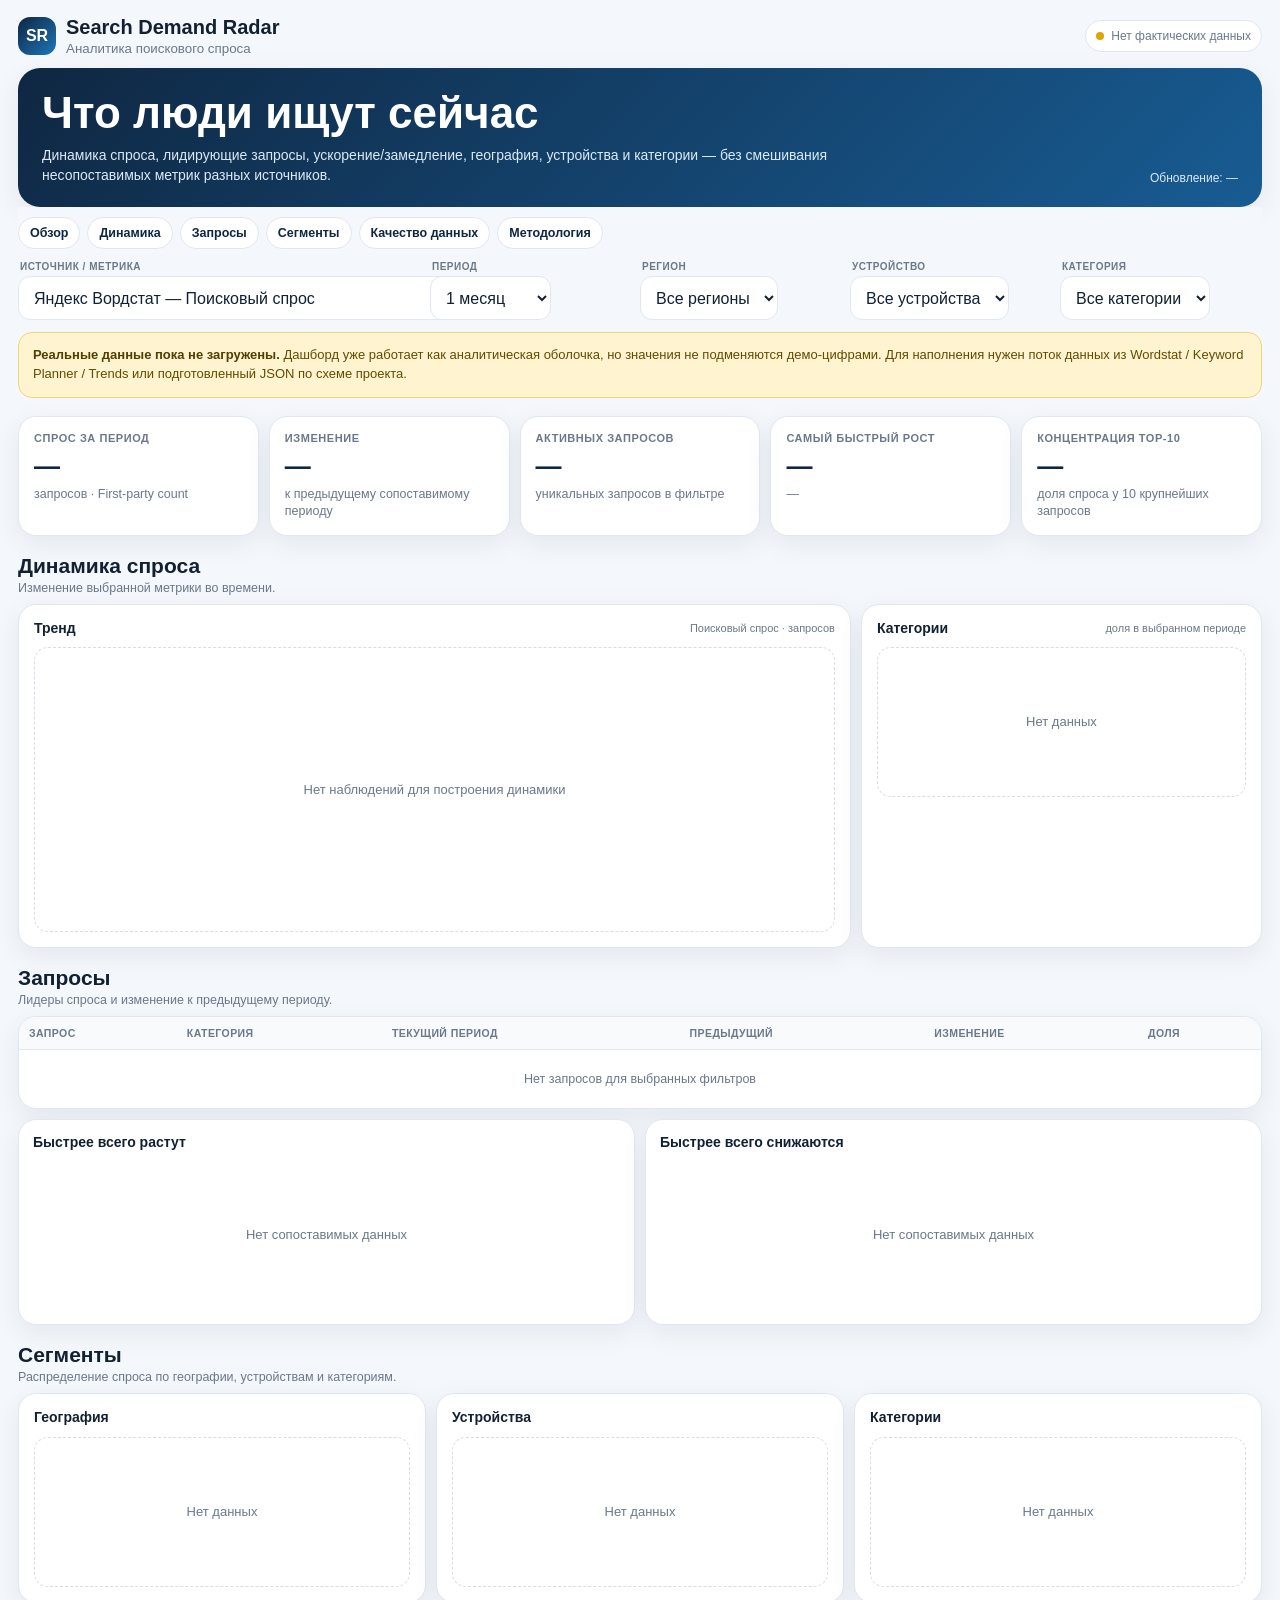
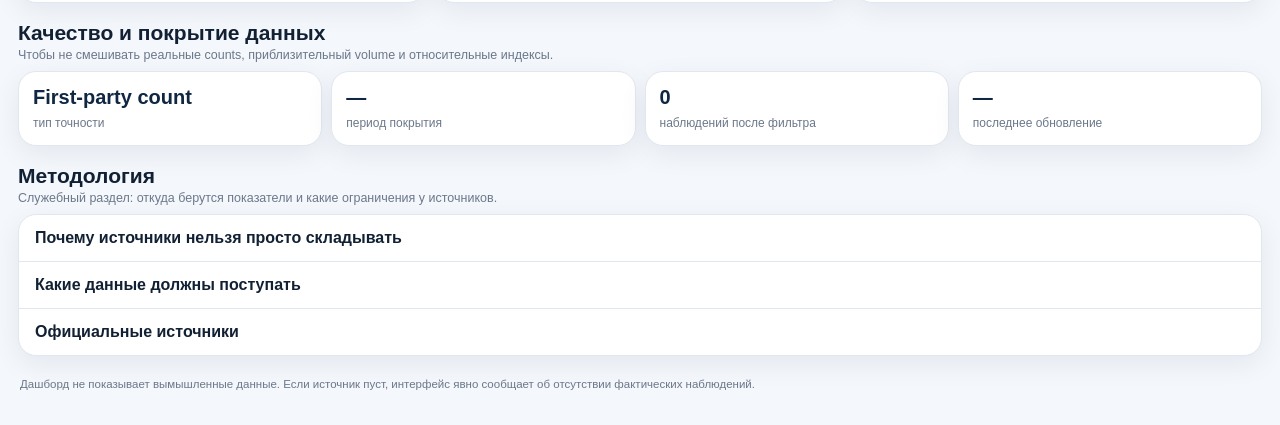
<file: index.html>
<!doctype html>
<html lang="ru">
<head>
<meta charset="utf-8">
<meta name="viewport" content="width=device-width,initial-scale=1,viewport-fit=cover">
<meta name="theme-color" content="#0f2742">
<title>Search Demand Radar</title>
<meta name="description" content="Аналитический дашборд поискового спроса Яндекса и Google.">
<style>
:root{--bg:#f4f7fb;--card:#fff;--text:#122033;--muted:#6b788a;--line:#e0e7ef;--navy:#0f2742;--blue:#176fc1;--blue2:#eaf3fc;--green:#17733b;--green-bg:#e8f7ee;--red:#a13b35;--red-bg:#fdeceb;--amber:#8a6500;--amber-bg:#fff4cf;--purple:#654a91;--purple-bg:#f1ecf8;--shadow:0 8px 28px rgba(18,48,80,.07);--r:18px}
*{box-sizing:border-box}html{scroll-behavior:smooth}body{margin:0;background:var(--bg);color:var(--text);font-family:Inter,-apple-system,BlinkMacSystemFont,"Segoe UI",Roboto,Arial,sans-serif;-webkit-font-smoothing:antialiased}.app{max-width:1500px;margin:auto;padding:16px 18px 28px}.topbar{display:flex;align-items:center;justify-content:space-between;gap:14px;margin-bottom:12px}.brand{display:flex;align-items:center;gap:10px}.logo{width:38px;height:38px;border-radius:12px;background:linear-gradient(135deg,#0f2742,#1d75ba);display:grid;place-items:center;color:#fff;font-weight:900}.brand h1{margin:0;font-size:20px}.brand small{display:block;color:var(--muted);margin-top:2px}.status{display:flex;align-items:center;gap:7px;padding:8px 10px;border:1px solid var(--line);border-radius:999px;background:#fff;font-size:12px;color:var(--muted)}.dot{width:8px;height:8px;border-radius:50%;background:#aeb8c4}.dot.live{background:#2ea85b}.dot.warn{background:#e0a400}
.hero{background:linear-gradient(135deg,#0f2742 0%,#185c93 100%);color:#fff;border-radius:22px;padding:22px 24px;box-shadow:var(--shadow)}.hero-row{display:flex;align-items:flex-end;justify-content:space-between;gap:18px}.hero h2{margin:0;font-size:clamp(27px,4vw,44px);line-height:1.06}.hero p{margin:8px 0 0;color:#dceaf7;max-width:850px;line-height:1.45;font-size:14px}.hero .updated{font-size:12px;color:#dceaf7;white-space:nowrap}
.nav{position:sticky;top:0;z-index:40;display:flex;gap:7px;overflow:auto;padding:10px 0;background:linear-gradient(var(--bg) 80%,rgba(244,247,251,0));scrollbar-width:none}.nav::-webkit-scrollbar{display:none}.nav a{flex:0 0 auto;text-decoration:none;color:var(--navy);font-size:12.5px;font-weight:800;background:#fff;border:1px solid var(--line);border-radius:999px;padding:8px 11px}.nav a:hover{border-color:#b8cadb}
.controlbar{display:grid;grid-template-columns:1.4fr repeat(4,minmax(130px,.7fr));gap:8px;margin:2px 0 12px}.controlbar select,.controlbar input{min-height:44px;border:1px solid var(--line);border-radius:12px;background:#fff;padding:9px 11px;font:inherit;color:var(--text)}.controlbar label{font-size:10px;text-transform:uppercase;letter-spacing:.05em;color:var(--muted);font-weight:850;display:block;margin:0 0 4px 2px}.control{min-width:0}
.notice{display:none;background:var(--amber-bg);color:#634b00;border:1px solid #f0d576;border-radius:14px;padding:13px 14px;margin-bottom:12px;font-size:13px;line-height:1.45}.notice.show{display:block}.notice b{color:#523e00}
.kpis{display:grid;grid-template-columns:repeat(5,minmax(0,1fr));gap:10px}.card{background:var(--card);border:1px solid var(--line);border-radius:var(--r);box-shadow:var(--shadow)}.kpi{padding:15px}.kpi .label{font-size:11px;text-transform:uppercase;letter-spacing:.05em;color:var(--muted);font-weight:850}.kpi .value{font-size:26px;font-weight:900;margin:7px 0 4px;color:var(--navy)}.kpi .sub{font-size:12.5px;color:var(--muted);line-height:1.35}.delta{font-weight:850}.delta.up{color:var(--green)}.delta.down{color:var(--red)}
.section{scroll-margin-top:55px;margin-top:18px}.section-head{display:flex;justify-content:space-between;align-items:end;gap:12px;margin-bottom:9px}.section h3{margin:0;font-size:21px}.section-sub{font-size:12.5px;color:var(--muted);margin-top:3px}.grid2{display:grid;grid-template-columns:1.35fr .65fr;gap:10px}.panel{padding:15px}.panel-title{display:flex;align-items:center;justify-content:space-between;gap:8px;margin-bottom:11px}.panel-title b{font-size:14px}.panel-title span{font-size:11px;color:var(--muted)}
.chart-wrap{height:285px;position:relative}.chart-empty{height:100%;display:grid;place-items:center;text-align:center;color:var(--muted);font-size:13px;border:1px dashed #d5dee8;border-radius:14px;padding:22px}.chart-svg{width:100%;height:100%;display:block}.axis-label{fill:#8693a3;font-size:10px}.grid-line{stroke:#edf1f5;stroke-width:1}.line{fill:none;stroke:#176fc1;stroke-width:3;stroke-linecap:round;stroke-linejoin:round}.area{fill:url(#g);opacity:.16}.point{fill:#176fc1}.barlist{display:flex;flex-direction:column;gap:9px}.barrow{display:grid;grid-template-columns:minmax(95px,1fr) 1.7fr auto;align-items:center;gap:9px}.barlabel{font-size:12.5px;white-space:nowrap;overflow:hidden;text-overflow:ellipsis}.track{height:9px;background:#edf2f7;border-radius:999px;overflow:hidden}.fill{height:100%;background:#2a79bd;border-radius:999px}.barvalue{font-size:12px;font-weight:850;color:var(--navy)}
.table-card{overflow:hidden}.table-wrap{overflow:auto}.data-table{width:100%;border-collapse:collapse;font-size:12.5px}.data-table th{position:sticky;top:0;background:#f8fafc;color:var(--muted);font-size:10.5px;text-transform:uppercase;letter-spacing:.04em;text-align:left;padding:10px;border-bottom:1px solid var(--line)}.data-table td{padding:11px 10px;border-bottom:1px solid #edf1f5;vertical-align:middle}.data-table tr:last-child td{border-bottom:0}.qname{font-weight:800;color:var(--navy)}.chip{display:inline-flex;align-items:center;border-radius:999px;padding:4px 7px;font-size:10.5px;font-weight:800;background:#eef3f8;color:#49647d}.chg-up{color:var(--green);font-weight:850}.chg-down{color:var(--red);font-weight:850}.emptyrow{text-align:center;color:var(--muted)!important;padding:22px!important}
.movers{display:grid;grid-template-columns:1fr 1fr;gap:10px}.mover{padding:14px}.mover h4{margin:0 0 10px;font-size:14px}.mover-item{display:grid;grid-template-columns:minmax(0,1fr) auto;gap:8px;padding:8px 0;border-bottom:1px solid #edf1f5}.mover-item:last-child{border-bottom:0}.mover-item .name{font-size:12.5px;font-weight:750;white-space:nowrap;overflow:hidden;text-overflow:ellipsis}.mover-item .num{font-size:12px;font-weight:900}.mover.empty{display:grid;place-items:center;min-height:150px;color:var(--muted);font-size:13px;text-align:center}
.segment-grid{display:grid;grid-template-columns:repeat(3,minmax(0,1fr));gap:10px}.segment{padding:15px}.segment h4{margin:0 0 12px;font-size:14px}.quality-grid{display:grid;grid-template-columns:repeat(4,minmax(0,1fr));gap:9px}.quality{padding:14px}.quality b{display:block;font-size:20px;color:var(--navy);margin-bottom:4px}.quality span{font-size:12px;color:var(--muted)}
.method{padding:0;overflow:hidden}.method details{border-bottom:1px solid var(--line)}.method details:last-child{border-bottom:0}.method summary{cursor:pointer;list-style:none;padding:14px 16px;font-weight:850}.method summary::-webkit-details-marker{display:none}.method .inside{padding:0 16px 15px;color:var(--muted);font-size:12.5px;line-height:1.5}.source-pills{display:flex;gap:7px;flex-wrap:wrap;margin-top:9px}.source-pills a{text-decoration:none;color:var(--blue);font-weight:800;border:1px solid #c9dced;background:#f7fbff;border-radius:999px;padding:7px 9px;font-size:11.5px}
.footer{padding:20px 2px 4px;color:var(--muted);font-size:11.5px;line-height:1.5}
@media(max-width:1100px){.controlbar{grid-template-columns:1fr 1fr 1fr}.controlbar .wide{grid-column:1/-1}.kpis{grid-template-columns:repeat(3,1fr)}.grid2{grid-template-columns:1fr}.segment-grid{grid-template-columns:1fr 1fr}.quality-grid{grid-template-columns:1fr 1fr}}
@media(max-width:720px){.app{padding:10px 11px calc(20px + env(safe-area-inset-bottom))}.topbar{align-items:flex-start}.brand h1{font-size:17px}.brand small{font-size:11px}.status{padding:7px 9px}.hero{padding:19px 17px;border-radius:18px}.hero-row{display:block}.hero .updated{margin-top:11px}.hero h2{font-size:31px}.nav{padding:8px 0}.controlbar{grid-template-columns:1fr 1fr}.controlbar .wide{grid-column:1/-1}.kpis{grid-template-columns:1fr 1fr;gap:8px}.kpi{padding:13px}.kpi .value{font-size:22px}.section{margin-top:16px}.section h3{font-size:19px}.panel{padding:13px}.chart-wrap{height:240px}.segment-grid,.quality-grid{grid-template-columns:1fr}.movers{grid-template-columns:1fr}.data-table{min-width:620px}.table-wrap{margin:0 -2px}.barrow{grid-template-columns:minmax(80px,1fr) 1.4fr auto}}
@media(max-width:430px){.topbar .status{max-width:125px}.controlbar{grid-template-columns:1fr}.controlbar .wide{grid-column:auto}.kpis{grid-template-columns:1fr 1fr}.kpi .label{font-size:9.5px}.kpi .value{font-size:20px}.hero h2{font-size:28px}}
</style>
</head>
<body>
<div class="app">
  <div class="topbar">
    <div class="brand"><div class="logo">SR</div><div><h1>Search Demand Radar</h1><small>Аналитика поискового спроса</small></div></div>
    <div class="status"><span id="statusDot" class="dot"></span><span id="statusText">Загрузка данных…</span></div>
  </div>

  <header class="hero">
    <div class="hero-row"><div><h2>Что люди ищут сейчас</h2><p>Динамика спроса, лидирующие запросы, ускорение/замедление, география, устройства и категории — без смешивания несопоставимых метрик разных источников.</p></div><div class="updated" id="updatedAt">Обновление: —</div></div>
  </header>

  <nav class="nav"><a href="#overview">Обзор</a><a href="#trends">Динамика</a><a href="#queries">Запросы</a><a href="#segments">Сегменты</a><a href="#quality">Качество данных</a><a href="#methodology">Методология</a></nav>

  <div class="controlbar">
    <div class="control wide"><label>Источник / метрика</label><select id="datasetSelect"></select></div>
    <div class="control"><label>Период</label><select id="periodSelect"><option value="7">7 дней</option><option value="30" selected>1 месяц</option><option value="90">3 месяца</option><option value="180">6 месяцев</option><option value="270">9 месяцев</option><option value="365">1 год</option></select></div>
    <div class="control"><label>Регион</label><select id="regionSelect"><option value="all">Все регионы</option></select></div>
    <div class="control"><label>Устройство</label><select id="deviceSelect"><option value="all">Все устройства</option></select></div>
    <div class="control"><label>Категория</label><select id="categorySelect"><option value="all">Все категории</option></select></div>
  </div>

  <div id="noDataNotice" class="notice"><b>Реальные данные пока не загружены.</b> Дашборд уже работает как аналитическая оболочка, но значения не подменяются демо-цифрами. Для наполнения нужен поток данных из Wordstat / Keyword Planner / Trends или подготовленный JSON по схеме проекта.</div>

  <section class="section" id="overview">
    <div class="kpis">
      <div class="card kpi"><div class="label">Спрос за период</div><div class="value" id="kpiTotal">—</div><div class="sub" id="kpiTotalSub">—</div></div>
      <div class="card kpi"><div class="label">Изменение</div><div class="value" id="kpiChange">—</div><div class="sub">к предыдущему сопоставимому периоду</div></div>
      <div class="card kpi"><div class="label">Активных запросов</div><div class="value" id="kpiQueries">—</div><div class="sub">уникальных запросов в фильтре</div></div>
      <div class="card kpi"><div class="label">Самый быстрый рост</div><div class="value" id="kpiGrowth">—</div><div class="sub" id="kpiGrowthSub">—</div></div>
      <div class="card kpi"><div class="label">Концентрация TOP‑10</div><div class="value" id="kpiTop10">—</div><div class="sub">доля спроса у 10 крупнейших запросов</div></div>
    </div>
  </section>

  <section class="section" id="trends">
    <div class="section-head"><div><h3>Динамика спроса</h3><div class="section-sub">Изменение выбранной метрики во времени.</div></div></div>
    <div class="grid2">
      <div class="card panel"><div class="panel-title"><b>Тренд</b><span id="chartUnit">—</span></div><div class="chart-wrap" id="trendChart"></div></div>
      <div class="card panel"><div class="panel-title"><b>Категории</b><span>доля в выбранном периоде</span></div><div class="barlist" id="categoryBars"></div></div>
    </div>
  </section>

  <section class="section" id="queries">
    <div class="section-head"><div><h3>Запросы</h3><div class="section-sub">Лидеры спроса и изменение к предыдущему периоду.</div></div></div>
    <div class="card table-card"><div class="table-wrap"><table class="data-table"><thead><tr><th>Запрос</th><th>Категория</th><th>Текущий период</th><th>Предыдущий</th><th>Изменение</th><th>Доля</th></tr></thead><tbody id="queryTable"></tbody></table></div></div>
    <div class="movers" style="margin-top:10px"><div class="card mover"><h4>Быстрее всего растут</h4><div id="growthList"></div></div><div class="card mover"><h4>Быстрее всего снижаются</h4><div id="declineList"></div></div></div>
  </section>

  <section class="section" id="segments">
    <div class="section-head"><div><h3>Сегменты</h3><div class="section-sub">Распределение спроса по географии, устройствам и категориям.</div></div></div>
    <div class="segment-grid"><div class="card segment"><h4>География</h4><div class="barlist" id="regionBars"></div></div><div class="card segment"><h4>Устройства</h4><div class="barlist" id="deviceBars"></div></div><div class="card segment"><h4>Категории</h4><div class="barlist" id="categoryBars2"></div></div></div>
  </section>

  <section class="section" id="quality">
    <div class="section-head"><div><h3>Качество и покрытие данных</h3><div class="section-sub">Чтобы не смешивать реальные counts, приблизительный volume и относительные индексы.</div></div></div>
    <div class="quality-grid"><div class="card quality"><b id="qPrecision">—</b><span>тип точности</span></div><div class="card quality"><b id="qHistory">—</b><span>период покрытия</span></div><div class="card quality"><b id="qRows">—</b><span>наблюдений после фильтра</span></div><div class="card quality"><b id="qUpdated">—</b><span>последнее обновление</span></div></div>
  </section>

  <section class="section" id="methodology">
    <div class="section-head"><div><h3>Методология</h3><div class="section-sub">Служебный раздел: откуда берутся показатели и какие ограничения у источников.</div></div></div>
    <div class="card method">
      <details><summary>Почему источники нельзя просто складывать</summary><div class="inside">Wordstat может давать абсолютный count по своей методологии, Keyword Planner — приблизительный monthly volume, Google Trends — индекс 0–100. Дашборд поэтому анализирует один выбранный dataset/metric family за раз.</div></details>
      <details><summary>Какие данные должны поступать</summary><div class="inside">Минимальный набор: dataset_id, date, query, value. Для расширенной аналитики: category, region, device, source_scope, precision. Статическая страница читает JSON из <code>data/search-demand.json</code>.</div></details>
      <details><summary>Официальные источники</summary><div class="inside"><div class="source-pills"><a href="https://yandex.ru/support2/wordstat/en/content/api-structure" target="_blank" rel="noopener">Wordstat API ↗</a><a href="https://developers.google.com/google-ads/api/docs/keyword-planning/generate-historical-metrics" target="_blank" rel="noopener">Keyword Planner API ↗</a><a href="https://developers.google.com/search/apis/trends" target="_blank" rel="noopener">Google Trends API ↗</a><a href="https://support.google.com/webmasters/answer/7576553" target="_blank" rel="noopener">Search Console ↗</a></div></div></details>
    </div>
  </section>

  <div class="footer">Дашборд не показывает вымышленные данные. Если источник пуст, интерфейс явно сообщает об отсутствии фактических наблюдений.</div>
</div>
<script>
const state={data:null,dataset:null,period:30,region:'all',device:'all',category:'all'};
const $=id=>document.getElementById(id);
const fmt=n=>Number.isFinite(n)?new Intl.NumberFormat('ru-RU',{maximumFractionDigits:1}).format(n):'—';
const pct=n=>Number.isFinite(n)?`${n>0?'+':''}${n.toFixed(1)}%`:'—';
const dateFmt=s=>{if(!s)return'—';const d=new Date(s);return Number.isNaN(d)?s:d.toLocaleDateString('ru-RU')};
async function loadData(){try{const r=await fetch('data/search-demand.json?v='+Date.now(),{cache:'no-store'});if(!r.ok)throw new Error('HTTP '+r.status);state.data=await r.json();init();}catch(e){state.data={updated_at:null,datasets:[],records:[]};init();}}
function init(){const ds=state.data.datasets||[];const sel=$('datasetSelect');sel.innerHTML='';if(!ds.length){sel.innerHTML='<option>Нет подключенных datasets</option>';sel.disabled=true;state.dataset=null;}else{ds.forEach(d=>{const o=document.createElement('option');o.value=d.id;o.textContent=`${d.label} — ${d.metric_label||d.unit||''}`;sel.appendChild(o)});state.dataset=ds[0].id;}$('periodSelect').value=String(state.period);sel.addEventListener('change',()=>{state.dataset=sel.value;refreshFilters();refresh();});$('periodSelect').addEventListener('change',e=>{state.period=+e.target.value;refresh();});$('regionSelect').addEventListener('change',e=>{state.region=e.target.value;refresh();});$('deviceSelect').addEventListener('change',e=>{state.device=e.target.value;refresh();});$('categorySelect').addEventListener('change',e=>{state.category=e.target.value;refresh();});refreshFilters();refresh();}
function dataset(){return(state.data.datasets||[]).find(d=>d.id===state.dataset)||null}function baseRecords(){return(state.data.records||[]).filter(r=>!state.dataset||r.dataset_id===state.dataset)}
function refreshFilters(){const rec=baseRecords();fillSelect('regionSelect',[...new Set(rec.map(r=>r.region).filter(Boolean))],'Все регионы');fillSelect('deviceSelect',[...new Set(rec.map(r=>r.device).filter(Boolean))],'Все устройства');fillSelect('categorySelect',[...new Set(rec.map(r=>r.category).filter(Boolean))],'Все категории');state.region=$('regionSelect').value;state.device=$('deviceSelect').value;state.category=$('categorySelect').value;}
function fillSelect(id,arr,allLabel){const el=$(id),v=el.value||'all';el.innerHTML=`<option value="all">${allLabel}</option>`+arr.sort().map(x=>`<option value="${escapeHtml(x)}">${escapeHtml(x)}</option>`).join('');if([...el.options].some(o=>o.value===v))el.value=v;else el.value='all';}
function escapeHtml(s){return String(s).replace(/[&<>"]/g,c=>({'&':'&amp;','<':'&lt;','>':'&gt;','"':'&quot;'}[c]))}
function filteredAll(){return baseRecords().filter(r=>(state.region==='all'||r.region===state.region)&&(state.device==='all'||r.device===state.device)&&(state.category==='all'||r.category===state.category))}
function periodSplit(){const all=filteredAll().filter(r=>r.date&&Number.isFinite(+r.value));if(!all.length)return{cur:[],prev:[],start:null,end:null};const max=new Date(Math.max(...all.map(r=>new Date(r.date).getTime())));const end=max;const start=new Date(end);start.setDate(start.getDate()-state.period+1);const prevEnd=new Date(start);prevEnd.setDate(prevEnd.getDate()-1);const prevStart=new Date(prevEnd);prevStart.setDate(prevStart.getDate()-state.period+1);const cur=all.filter(r=>{const d=new Date(r.date);return d>=start&&d<=end});const prev=all.filter(r=>{const d=new Date(r.date);return d>=prevStart&&d<=prevEnd});return{cur,prev,start,end};}
function sum(a){return a.reduce((s,r)=>s+(+r.value||0),0)}
function by(arr,key){const m=new Map();arr.forEach(r=>{const k=r[key]||'Не указано';m.set(k,(m.get(k)||0)+(+r.value||0))});return[...m.entries()].map(([name,value])=>({name,value})).sort((a,b)=>b.value-a.value)}
function byQuery(arr){const m=new Map();arr.forEach(r=>{const k=r.query||'—';const x=m.get(k)||{name:k,value:0,category:r.category||'—'};x.value+=+r.value||0;x.category=x.category==='—'&&r.category?r.category:x.category;m.set(k,x)});return[...m.values()].sort((a,b)=>b.value-a.value)}
function change(a,b){if(!Number.isFinite(a)||!Number.isFinite(b)||b===0)return null;return(a-b)/b*100}
function refresh(){const d=dataset(),ps=periodSplit(),cur=ps.cur,prev=ps.prev,total=sum(cur),prevTotal=sum(prev),queries=byQuery(cur),prevQ=new Map(byQuery(prev).map(x=>[x.name,x.value]));const has=cur.length>0;$('noDataNotice').classList.toggle('show',!has);$('statusDot').className='dot '+(has?'live':'warn');$('statusText').textContent=has?'Данные загружены':'Нет фактических данных';$('updatedAt').textContent='Обновление: '+dateFmt(state.data.updated_at);$('kpiTotal').textContent=has?fmt(total):'—';$('kpiTotalSub').textContent=d?`${d.unit||'ед.'} · ${d.precision_label||d.precision||'—'}`:'—';const ch=change(total,prevTotal);$('kpiChange').textContent=has&&ch!==null?pct(ch):'—';$('kpiChange').className='value '+(ch>0?'delta up':ch<0?'delta down':'');$('kpiQueries').textContent=has?fmt(queries.length):'—';const qStats=queries.map(q=>({...q,prev:prevQ.get(q.name)||0,chg:change(q.value,prevQ.get(q.name)||0)}));const grow=qStats.filter(x=>x.chg!==null).sort((a,b)=>b.chg-a.chg);$('kpiGrowth').textContent=grow.length?grow[0].name:'—';$('kpiGrowthSub').textContent=grow.length?pct(grow[0].chg):'—';const top10=queries.slice(0,10).reduce((s,x)=>s+x.value,0);$('kpiTop10').textContent=has&&total?pct(top10/total*100):'—';$('chartUnit').textContent=d?`${d.metric_label||'Метрика'} · ${d.unit||''}`:'—';renderTrend(cur);renderBars('categoryBars',by(cur,'category'));renderBars('categoryBars2',by(cur,'category'));renderBars('regionBars',by(cur,'region'));renderBars('deviceBars',by(cur,'device'));renderQueries(qStats,total);renderMovers(grow);renderQuality(cur,ps,d);}
function renderTrend(arr){const el=$('trendChart');const byDate=by(arr,'date').sort((a,b)=>new Date(a.name)-new Date(b.name));if(!byDate.length){el.innerHTML='<div class="chart-empty">Нет наблюдений для построения динамики</div>';return}const W=900,H=260,p={l:48,r:18,t:12,b:32};const vals=byDate.map(x=>x.value),max=Math.max(...vals),min=Math.min(0,...vals),x=i=>p.l+(W-p.l-p.r)*(byDate.length===1?.5:i/(byDate.length-1)),y=v=>p.t+(H-p.t-p.b)*(1-(v-min)/((max-min)||1));const pts=byDate.map((xv,i)=>`${x(i)},${y(xv.value)}`).join(' ');let grid='';for(let i=0;i<4;i++){const yy=p.t+(H-p.t-p.b)*i/3;const val=max-(max-min)*i/3;grid+=`<line class="grid-line" x1="${p.l}" x2="${W-p.r}" y1="${yy}" y2="${yy}"/><text class="axis-label" x="4" y="${yy+3}">${fmt(val)}</text>`}const ticks=[0,Math.floor((byDate.length-1)/2),byDate.length-1].filter((v,i,a)=>a.indexOf(v)===i).map(i=>`<text class="axis-label" text-anchor="${i===0?'start':i===byDate.length-1?'end':'middle'}" x="${x(i)}" y="${H-8}">${dateFmt(byDate[i].name)}</text>`).join('');el.innerHTML=`<svg class="chart-svg" viewBox="0 0 ${W} ${H}" preserveAspectRatio="none"><defs><linearGradient id="g" x1="0" y1="0" x2="0" y2="1"><stop offset="0" stop-color="#176fc1"/><stop offset="1" stop-color="#176fc1" stop-opacity="0"/></linearGradient></defs>${grid}<polygon class="area" points="${p.l},${H-p.b} ${pts} ${W-p.r},${H-p.b}"/><polyline class="line" points="${pts}"/>${byDate.map((xv,i)=>`<circle class="point" cx="${x(i)}" cy="${y(xv.value)}" r="3"/>`).join('')}${ticks}</svg>`}
function renderBars(id,data){const el=$(id);if(!data.length){el.innerHTML='<div class="chart-empty" style="height:150px">Нет данных</div>';return}const max=data[0].value||1;el.innerHTML=data.slice(0,7).map(x=>`<div class="barrow"><div class="barlabel" title="${escapeHtml(x.name)}">${escapeHtml(x.name)}</div><div class="track"><div class="fill" style="width:${Math.max(2,x.value/max*100)}%"></div></div><div class="barvalue">${fmt(x.value)}</div></div>`).join('')}
function renderQueries(qs,total){const el=$('queryTable');if(!qs.length){el.innerHTML='<tr><td colspan="6" class="emptyrow">Нет запросов для выбранных фильтров</td></tr>';return}el.innerHTML=qs.slice(0,50).map(q=>{const c=q.chg;return`<tr><td class="qname">${escapeHtml(q.name)}</td><td><span class="chip">${escapeHtml(q.category||'—')}</span></td><td>${fmt(q.value)}</td><td>${fmt(q.prev)}</td><td class="${c>0?'chg-up':c<0?'chg-down':''}">${c===null?'—':pct(c)}</td><td>${total?pct(q.value/total*100):'—'}</td></tr>`}).join('')}
function renderMovers(grow){const pos=grow.filter(x=>x.chg>0).slice(0,5),neg=[...grow].filter(x=>x.chg<0).sort((a,b)=>a.chg-b.chg).slice(0,5);$('growthList').innerHTML=pos.length?pos.map(x=>`<div class="mover-item"><div class="name">${escapeHtml(x.name)}</div><div class="num chg-up">${pct(x.chg)}</div></div>`).join(''):'<div class="mover empty">Нет сопоставимых данных</div>';$('declineList').innerHTML=neg.length?neg.map(x=>`<div class="mover-item"><div class="name">${escapeHtml(x.name)}</div><div class="num chg-down">${pct(x.chg)}</div></div>`).join(''):'<div class="mover empty">Нет сопоставимых данных</div>'}
function renderQuality(cur,ps,d){$('qPrecision').textContent=d?(d.precision_label||d.precision||'—'):'—';$('qHistory').textContent=ps.start&&ps.end?`${dateFmt(ps.start)} — ${dateFmt(ps.end)}`:'—';$('qRows').textContent=fmt(cur.length);$('qUpdated').textContent=dateFmt(state.data.updated_at)}
loadData();
</script>
</body>
</html>
</file>
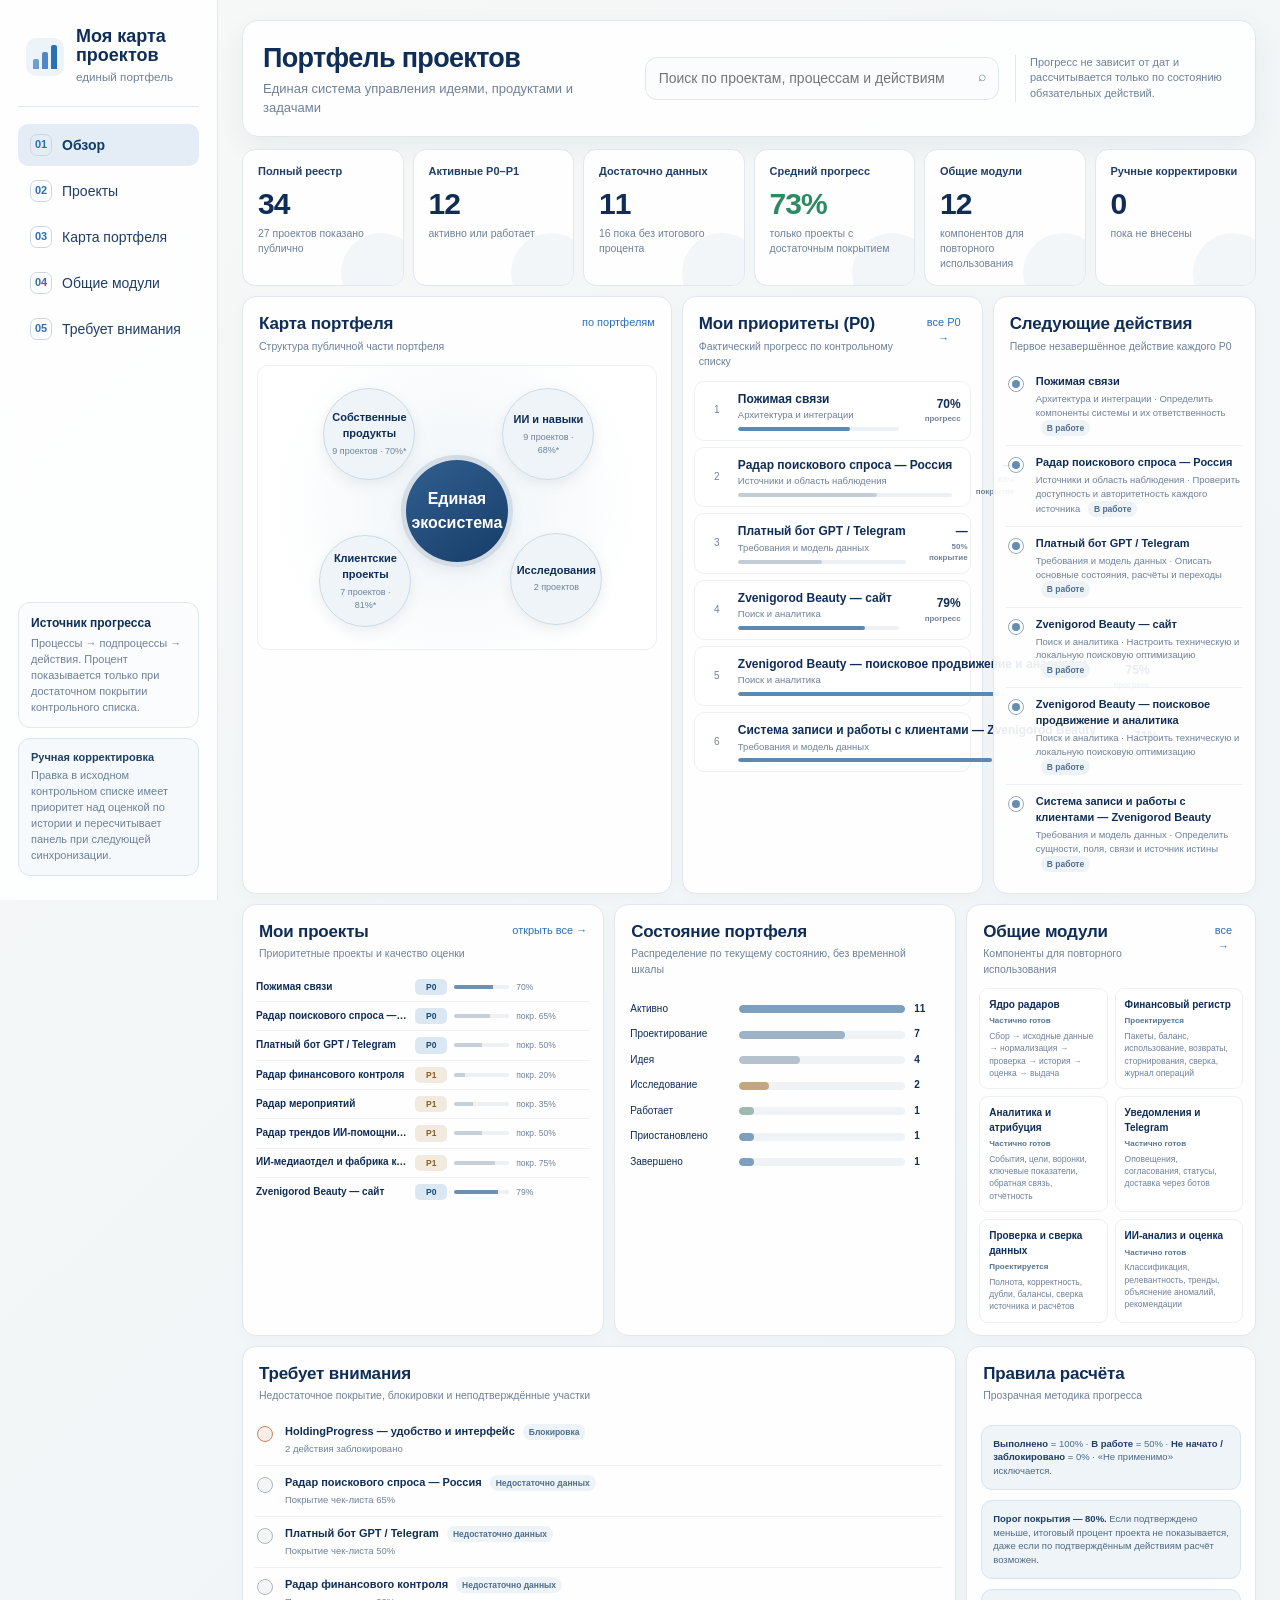
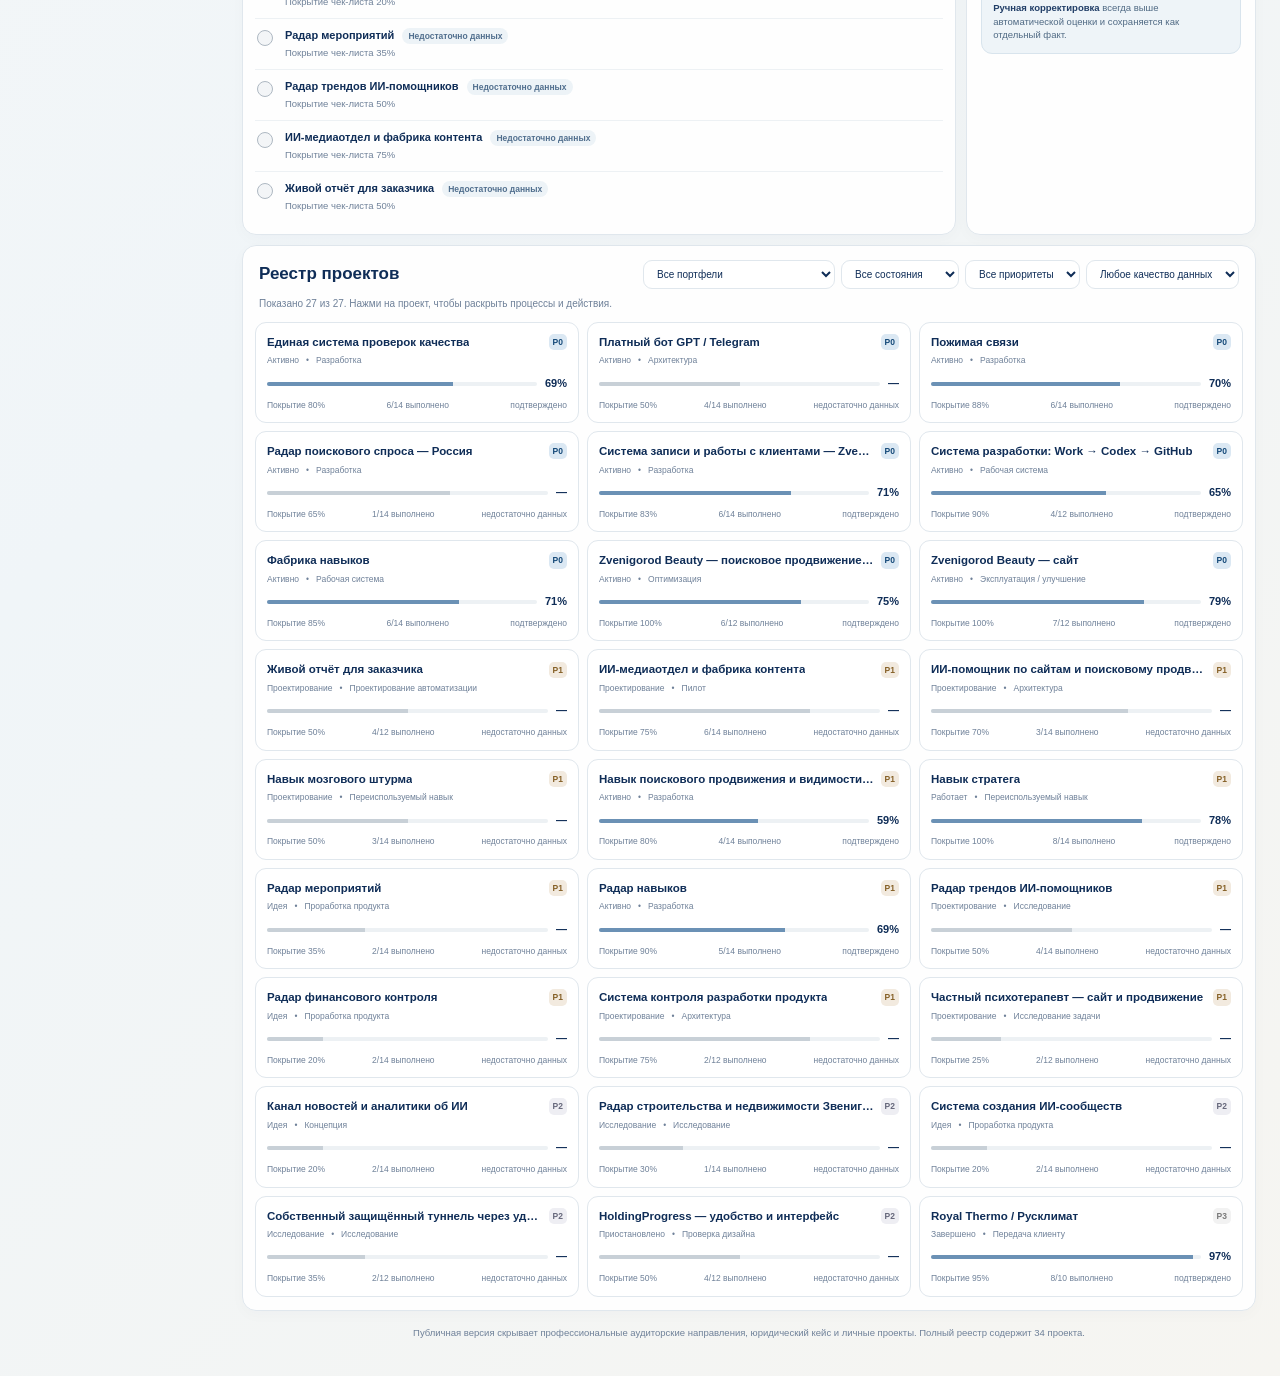
<file: portfolio/index.html>
<!doctype html>
<html lang="ru">
<head>
<meta charset="utf-8">
<meta name="viewport" content="width=device-width,initial-scale=1">
<meta name="color-scheme" content="light">
<title>Карта проектов — портфель</title>
<meta name="description" content="Живая карта проектов с прогрессом по процессному контрольному списку.">
<link rel="stylesheet" href="./style.css">
</head>
<body>
<div class="app">
<aside class="sidebar">
  <div class="brand"><div class="brand-mark"><i></i><i></i><i></i></div><div><strong>Моя карта<br>проектов</strong><small>единый портфель</small></div></div>
  <nav class="nav">
    <a href="#overview" class="active"><span class="icon">01</span>Обзор</a>
    <a href="#registry"><span class="icon">02</span>Проекты</a>
    <a href="#map"><span class="icon">03</span>Карта портфеля</a>
    <a href="#engines"><span class="icon">04</span>Общие модули</a>
    <a href="#attention"><span class="icon">05</span>Требует внимания</a>
  </nav>
  <div class="sidebar-spacer"></div>
  <div class="source-card"><b>Источник прогресса</b>Процессы → подпроцессы → действия. Процент показывается только при достаточном покрытии контрольного списка.</div>
  <div class="manual"><strong>Ручная корректировка</strong>Правка в исходном контрольном списке имеет приоритет над оценкой по истории и пересчитывает панель при следующей синхронизации.</div>
</aside>

<main class="main" id="overview">
  <header class="topbar">
    <div class="title"><h1>Портфель проектов</h1><p>Единая система управления идеями, продуктами и задачами</p></div>
    <div class="search"><input id="globalSearch" type="search" placeholder="Поиск по проектам, процессам и действиям…"><span>⌕</span></div>
    <div class="top-note">Прогресс не зависит от дат и рассчитывается только по состоянию обязательных действий.</div>
  </header>

  <section class="metrics" id="metrics"></section>

  <section class="grid-main">
    <article class="card map-card" id="map">
      <div class="card-head"><div><h2>Карта портфеля</h2><p>Структура публичной части портфеля</p></div><button class="linkbtn" id="mapHint">по портфелям</button></div>
      <div class="portfolio-map" id="portfolioMap"><div class="map-center">Единая<br>экосистема</div></div>
    </article>
    <article class="card">
      <div class="card-head"><div><h2>Мои приоритеты (P0)</h2><p>Фактический прогресс по контрольному списку</p></div><button class="linkbtn" data-filter-priority="P0">все P0 →</button></div>
      <div class="priorities" id="priorities"></div>
    </article>
    <article class="card">
      <div class="card-head"><div><h2>Следующие действия</h2><p>Первое незавершённое действие каждого P0</p></div></div>
      <div class="next-list" id="nextActions"></div>
    </article>
  </section>

  <section class="second-row">
    <article class="card">
      <div class="card-head"><div><h2>Мои проекты</h2><p>Приоритетные проекты и качество оценки</p></div><button class="linkbtn" id="openRegistry">открыть все →</button></div>
      <div class="projects-table" id="favorites"></div>
    </article>
    <article class="card">
      <div class="card-head"><div><h2>Состояние портфеля</h2><p>Распределение по текущему состоянию, без временной шкалы</p></div></div>
      <div class="state-bars" id="stateBars"></div>
    </article>
    <article class="card" id="engines">
      <div class="card-head"><div><h2>Общие модули</h2><p>Компоненты для повторного использования</p></div><button class="linkbtn" id="toggleEngines">все →</button></div>
      <div class="engines" id="engineGrid"></div>
    </article>
  </section>

  <section class="second-row" id="attention">
    <article class="card" style="grid-column:1/3">
      <div class="card-head"><div><h2>Требует внимания</h2><p>Недостаточное покрытие, блокировки и неподтверждённые участки</p></div></div>
      <div class="attention-list" id="attentionList"></div>
    </article>
    <article class="card">
      <div class="card-head"><div><h2>Правила расчёта</h2><p>Прозрачная методика прогресса</p></div></div>
      <div style="padding:0 14px 14px">
        <div class="rulebox"><strong>Выполнено</strong> = 100% · <strong>В работе</strong> = 50% · <strong>Не начато / заблокировано</strong> = 0% · «Не применимо» исключается.</div>
        <div class="rulebox"><strong>Порог покрытия — 80%.</strong> Если подтверждено меньше, итоговый процент проекта не показывается, даже если по подтверждённым действиям расчёт возможен.</div>
        <div class="rulebox"><strong>Ручная корректировка</strong> всегда выше автоматической оценки и сохраняется как отдельный факт.</div>
      </div>
    </article>
  </section>

  <section class="card full-width" id="registry">
    <div class="registry-head"><h2>Реестр проектов</h2>
      <div class="filters">
        <select id="portfolioFilter"><option value="">Все портфели</option></select>
        <select id="statusFilter"><option value="">Все состояния</option></select>
        <select id="priorityFilter"><option value="">Все приоритеты</option></select>
        <select id="qualityFilter"><option value="">Любое качество данных</option><option>Достаточно данных</option><option>Недостаточно данных</option></select>
      </div>
    </div>
    <div class="count" id="registryCount"></div>
    <div class="registry" id="projectRegistry"></div>
  </section>
  <div class="footer">Публичная версия скрывает профессиональные аудиторские направления, юридический кейс и личные проекты. Полный реестр содержит 34 проекта.</div>
</main>
</div>
<div class="drawer" id="drawer">
  <div class="drawer-back" id="drawerBack"></div>
  <aside class="drawer-panel" id="drawerPanel">
    <button class="drawer-close" id="drawerClose">×</button>
    <div id="drawerContent"></div>
  </aside>
</div>
<script src="./app.js" defer></script>
</body>
</html>
</file>
<file: portfolio/style.css>
:root{
  --bg:#f3f6f8;--paper:#fff;--ink:#0f2d57;--ink2:#213e67;--muted:#6f8199;
  --line:#e0e7ed;--line2:#edf1f4;--blue:#2b6fb7;--blue2:#6e9bc7;--blue3:#dceaf6;
  --teal:#4d948d;--teal2:#d9ece9;--green:#2d8b64;--green2:#e2f1e9;
  --amber:#bd8742;--amber2:#f6ecdc;--red:#ae5f5d;--red2:#f5e8e7;--gray:#8998a9;
  --shadow:0 10px 28px rgba(25,45,72,.06);--r:14px;--r2:11px;
}
*{box-sizing:border-box}
html{scroll-behavior:smooth}
body{margin:0;background:linear-gradient(135deg,#f7f8f7 0%,#f0f5f8 52%,#f6f5f1 100%);color:var(--ink);font:14px/1.45 Inter,-apple-system,BlinkMacSystemFont,"Segoe UI",Arial,sans-serif}
button,input,select{font:inherit}
button{cursor:pointer}
.app{min-height:100vh;display:grid;grid-template-columns:218px minmax(0,1fr)}
.sidebar{position:sticky;top:0;height:100vh;padding:24px 18px;border-right:1px solid var(--line);background:rgba(255,255,255,.82);backdrop-filter:blur(14px);display:flex;flex-direction:column;z-index:4}
.brand{display:flex;gap:12px;align-items:center;padding:3px 8px 20px;border-bottom:1px solid var(--line)}
.brand-mark{width:38px;height:38px;display:grid;grid-template-columns:repeat(3,1fr);gap:3px;align-items:end;padding:7px;background:#edf4f9;border-radius:10px}
.brand-mark i{display:block;background:var(--blue);border-radius:2px 2px 0 0}.brand-mark i:nth-child(1){height:42%;opacity:.65}.brand-mark i:nth-child(2){height:68%;opacity:.82}.brand-mark i:nth-child(3){height:100%}
.brand strong{display:block;font-size:18px;line-height:1.08}.brand small{color:var(--muted)}
.nav{display:grid;gap:4px;margin:17px 0}
.nav a{display:flex;align-items:center;gap:10px;text-decoration:none;color:var(--ink2);padding:10px 12px;border-radius:10px}
.nav a.active{background:#e4edf5;color:#113b6c;font-weight:700}.nav a:hover{background:#eff3f6}
.icon{width:22px;height:22px;display:grid;place-items:center;border:1px solid #cad7e2;border-radius:7px;font-size:11px;font-weight:800;color:var(--blue)}
.sidebar-spacer{flex:1}
.source-card{border:1px solid var(--line);border-radius:12px;background:#fafcfd;padding:12px;color:var(--muted);font-size:11px}
.source-card b{display:block;color:var(--ink);font-size:12px;margin-bottom:3px}
.manual{margin-top:10px;padding:11px 12px;border:1px solid #d9e5ee;background:#f5f9fc;border-radius:12px;font-size:11px;color:var(--muted)}
.manual strong{display:block;color:var(--ink2);margin-bottom:2px}
.main{padding:20px 24px 36px;min-width:0}
.topbar{display:flex;align-items:center;gap:16px;background:rgba(255,255,255,.88);border:1px solid var(--line);border-radius:16px;padding:18px 20px;box-shadow:var(--shadow);margin-bottom:12px}
.title{min-width:280px}.title h1{margin:0;font-size:27px;letter-spacing:-.025em}.title p{margin:2px 0 0;color:var(--muted);font-size:13px}
.search{margin-left:auto;position:relative;width:min(360px,33vw)}.search input{width:100%;border:1px solid var(--line);background:#fbfcfd;border-radius:12px;padding:10px 38px 10px 13px;color:var(--ink);outline:none}.search input:focus{border-color:#9fbdd7;box-shadow:0 0 0 3px #edf4fa}.search span{position:absolute;right:13px;top:9px;color:var(--muted)}
.top-note{font-size:11px;color:var(--muted);border-left:1px solid var(--line);padding-left:14px;max-width:220px}
.metrics{display:grid;grid-template-columns:repeat(6,minmax(0,1fr));gap:9px;margin-bottom:10px}
.metric{background:rgba(255,255,255,.9);border:1px solid var(--line);border-radius:13px;padding:14px 15px;min-height:105px;position:relative;overflow:hidden}
.metric::after{content:"";position:absolute;right:-18px;bottom:-28px;width:80px;height:80px;border-radius:50%;background:#f2f6f9}
.metric .label{font-size:11px;color:var(--ink2);font-weight:700;position:relative;z-index:1}.metric .value{font-size:30px;font-weight:800;line-height:1;margin-top:9px;letter-spacing:-.03em;position:relative;z-index:1}.metric .sub{font-size:10.5px;color:var(--muted);margin-top:7px;position:relative;z-index:1}.metric .accent{color:var(--green)}
.grid-main{display:grid;grid-template-columns:1.6fr 1.12fr .98fr;gap:10px}
.card{background:rgba(255,255,255,.91);border:1px solid var(--line);border-radius:var(--r);box-shadow:0 4px 15px rgba(35,56,77,.025);min-width:0}
.card-head{display:flex;align-items:flex-start;justify-content:space-between;gap:12px;padding:15px 16px 11px}
.card-head h2{font-size:17px;margin:0;letter-spacing:-.01em}.card-head p{font-size:10.5px;color:var(--muted);margin:2px 0 0}
.linkbtn{border:0;background:transparent;color:var(--blue);font-size:11px;padding:3px 0}
.map-card{min-height:342px}
.portfolio-map{height:285px;position:relative;margin:0 14px 14px;border-radius:11px;background:radial-gradient(circle at 50% 48%,#eef5fa 0,#f8fafb 42%,#fff 74%);border:1px solid var(--line2);overflow:hidden}
.map-center,.map-node{position:absolute;border-radius:50%;display:flex;align-items:center;justify-content:center;text-align:center;transform:translate(-50%,-50%);box-shadow:0 5px 14px rgba(39,66,91,.08)}
.map-center{left:50%;top:51%;width:112px;height:112px;background:linear-gradient(145deg,#315f8f,#173d69);color:#fff;border:5px solid rgba(255,255,255,.8);font-size:16px;font-weight:750;z-index:3}
.map-node{width:92px;height:92px;background:#eef4f8;border:1px solid #cbdbe7;color:var(--ink);font-weight:700;font-size:11px;padding:9px;z-index:2}
.map-node em{display:block;font-style:normal;color:var(--muted);font-weight:500;font-size:9px;margin-top:3px}
.map-node.n1{left:28%;top:24%}.map-node.n2{left:73%;top:24%}.map-node.n3{left:27%;top:76%}.map-node.n4{left:75%;top:75%}
.map-line{position:absolute;height:1px;background:#c8d9e6;transform-origin:left center;z-index:1}
.priorities{padding:0 11px 11px}
.priority-row{display:grid;grid-template-columns:26px 1fr 54px;gap:8px;align-items:center;border:1px solid var(--line2);border-radius:10px;padding:9px 9px;margin-bottom:6px;background:#fff}
.rank{font-size:10px;color:var(--muted);text-align:center}.pname{font-weight:700;font-size:12px;white-space:nowrap;overflow:hidden;text-overflow:ellipsis}.pmeta{font-size:9.5px;color:var(--muted);white-space:nowrap;overflow:hidden;text-overflow:ellipsis}
.progressline{height:4px;background:#edf1f4;border-radius:99px;margin-top:5px;overflow:hidden}.progressline i{display:block;height:100%;background:#5d88b0;border-radius:99px}.progressline.insufficient i{background:#c4cdd6}
.percent{text-align:right;font-size:12px;font-weight:800}.percent small{display:block;font-size:8px;color:var(--muted);font-weight:600}
.next-list,.attention-list{padding:0 12px 12px}
.next-item,.attention-item{display:grid;grid-template-columns:19px 1fr;gap:9px;padding:9px 2px;border-bottom:1px solid var(--line2)}.next-item:last-child,.attention-item:last-child{border-bottom:0}
.dot{width:16px;height:16px;border:1.5px solid #98acc0;border-radius:50%;margin-top:2px;position:relative}.dot.work::after{content:"";position:absolute;inset:3px;background:#648db1;border-radius:50%}.dot.block{border-color:#c58761;background:#f8eee7}.dot.missing{border-color:#aeb8c2;background:#f3f5f7}
.item-title{font-size:11px;font-weight:700}.item-sub{font-size:9.5px;color:var(--muted);margin-top:2px}.tag{display:inline-flex;padding:2px 6px;border-radius:999px;background:#edf3f7;color:#516f8e;font-size:8.5px;font-weight:700;margin-left:5px}
.second-row{display:grid;grid-template-columns:1.25fr 1.18fr 1fr;gap:10px;margin-top:10px}
.projects-table{padding:0 13px 12px}
.trow{display:grid;grid-template-columns:minmax(120px,1fr) 32px 55px 74px;gap:7px;align-items:center;padding:6px 0;border-bottom:1px solid var(--line2);font-size:10px}
.trow:last-child{border-bottom:0}.trow .name{font-weight:650;white-space:nowrap;overflow:hidden;text-overflow:ellipsis}.prio{display:inline-grid;place-items:center;border-radius:5px;padding:2px 4px;background:#edf2f6;font-size:8.5px;font-weight:800}.p0{background:#dbe8f3;color:#174b7a}.p1{background:#f2eadf;color:#866128}.p2{background:#eeeef3;color:#686a7d}.p3{background:#f2f2f2;color:#7b7b7b}.mini{height:4px;background:#edf1f4;border-radius:99px;overflow:hidden}.mini i{display:block;height:100%;background:#6b91b5}.mini.missing i{background:#c8d0d7}.quality{font-size:8.5px;color:var(--muted)}
.state-bars{padding:3px 15px 15px}.statebar{display:grid;grid-template-columns:100px 1fr 26px;gap:9px;align-items:center;margin:11px 0;font-size:10px}.bar{height:8px;background:#f0f3f5;border-radius:99px;overflow:hidden}.bar i{display:block;height:100%;background:#7e9fbd;border-radius:99px}.statebar:nth-child(2) .bar i{background:#9db2c7}.statebar:nth-child(3) .bar i{background:#b5c2ce}.statebar:nth-child(4) .bar i{background:#c4a77e}.statebar:nth-child(5) .bar i{background:#9ebaae}
.engines{padding:0 12px 12px;display:grid;grid-template-columns:1fr 1fr;gap:7px}.engine{border:1px solid var(--line2);border-radius:9px;padding:9px;background:#fff;min-height:68px}.engine b{font-size:10px;display:block}.engine span{font-size:8.5px;color:var(--muted);display:block;margin-top:3px}.maturity{font-size:8px!important;color:#527492!important;font-weight:700!important}
.full-width{margin-top:10px}
.registry-head{display:flex;gap:8px;align-items:center;padding:14px 16px 8px;flex-wrap:wrap}.registry-head h2{font-size:17px;margin:0;margin-right:auto}.filters{display:flex;gap:6px;flex-wrap:wrap}.filters select{border:1px solid var(--line);background:#fff;border-radius:9px;padding:7px 9px;color:var(--ink);font-size:10px}.count{font-size:10px;color:var(--muted);padding:0 16px 10px}
.registry{padding:0 12px 13px;display:grid;grid-template-columns:repeat(3,minmax(0,1fr));gap:8px}
.project-card{border:1px solid var(--line);border-radius:11px;background:#fff;padding:11px;transition:.15s;cursor:pointer}.project-card:hover{border-color:#b8cbdc;box-shadow:0 7px 18px rgba(34,60,82,.06);transform:translateY(-1px)}
.pc-top{display:flex;align-items:center;gap:6px}.pc-top b{font-size:11.5px;white-space:nowrap;overflow:hidden;text-overflow:ellipsis}.pc-top .prio{margin-left:auto}
.pc-meta{display:flex;gap:7px;color:var(--muted);font-size:8.5px;margin-top:4px}.pc-prog{display:flex;align-items:center;gap:8px;margin-top:9px}.pc-prog .mini{flex:1}.pc-prog strong{font-size:11px}.pc-bottom{display:flex;justify-content:space-between;gap:10px;margin-top:7px;font-size:8.5px;color:var(--muted)}
.drawer{position:fixed;inset:0;display:none;z-index:30}.drawer.open{display:block}.drawer-back{position:absolute;inset:0;background:rgba(17,36,59,.22);backdrop-filter:blur(2px)}.drawer-panel{position:absolute;right:0;top:0;height:100%;width:min(720px,94vw);background:#f8fafb;border-left:1px solid var(--line);box-shadow:-20px 0 55px rgba(20,39,59,.14);overflow:auto;padding:20px}
.drawer-close{position:sticky;top:0;float:right;border:1px solid var(--line);background:#fff;border-radius:9px;width:34px;height:34px;z-index:2;color:var(--ink)}
.d-title{font-size:23px;margin:6px 44px 3px 0;letter-spacing:-.02em}.d-meta{color:var(--muted);font-size:11px}.d-kpis{display:grid;grid-template-columns:repeat(4,1fr);gap:7px;margin:15px 0}.d-kpi{background:#fff;border:1px solid var(--line);border-radius:10px;padding:10px}.d-kpi span{font-size:8.5px;color:var(--muted);display:block}.d-kpi strong{font-size:18px;display:block;margin-top:3px}
.d-section{background:#fff;border:1px solid var(--line);border-radius:12px;margin:9px 0;overflow:hidden}.d-sec-head{display:grid;grid-template-columns:1fr auto;gap:10px;align-items:center;padding:11px 12px;background:#fbfcfd;cursor:pointer}.d-sec-head b{font-size:12px}.d-sec-head small{color:var(--muted);font-size:9px}.d-sec-body{display:none;padding:0 12px 11px}.d-section.open .d-sec-body{display:block}.d-action{display:grid;grid-template-columns:18px 1fr auto;gap:8px;align-items:start;padding:9px 0;border-top:1px solid var(--line2)}.statusmark{width:15px;height:15px;border-radius:50%;border:1.5px solid #aab9c7;margin-top:1px}.statusmark.done{background:#5d957a;border-color:#5d957a;box-shadow:inset 0 0 0 3px #fff}.statusmark.work{background:#7195b6;border-color:#7195b6;box-shadow:inset 0 0 0 3px #fff}.statusmark.blocked{background:#c98b6b;border-color:#c98b6b;box-shadow:inset 0 0 0 3px #fff}.statusmark.unconfirmed{background:#fff;border-style:dashed}.d-action b{font-size:10.5px}.d-action p{font-size:9px;color:var(--muted);margin:2px 0 0}.d-action .st{font-size:8px;color:var(--muted);white-space:nowrap}.manual-badge{display:inline-flex;padding:2px 5px;border-radius:5px;background:#f8edd9;color:#8a632c;font-size:7.5px;font-weight:700;margin-left:5px}
.rulebox{background:#eef4f8;border:1px solid #d8e4ed;border-radius:11px;padding:11px;margin:10px 0;color:#506a84;font-size:9.5px}.rulebox strong{color:var(--ink2)}
.footer{color:var(--muted);font-size:9.5px;text-align:center;margin:15px 0 0}
@media(max-width:1250px){.metrics{grid-template-columns:repeat(3,1fr)}.grid-main{grid-template-columns:1.35fr 1fr}.grid-main>.card:nth-child(3){grid-column:1/-1}.second-row{grid-template-columns:1fr 1fr}.second-row>.card:nth-child(3){grid-column:1/-1}.registry{grid-template-columns:repeat(2,1fr)}}
@media(max-width:850px){.app{grid-template-columns:1fr}.sidebar{display:none}.main{padding:11px}.topbar{padding:14px;align-items:flex-start;flex-wrap:wrap}.search{order:3;width:100%;margin:0}.top-note{display:none}.metrics{grid-template-columns:repeat(2,1fr)}.grid-main,.second-row{grid-template-columns:1fr}.grid-main>.card:nth-child(3),.second-row>.card:nth-child(3){grid-column:auto}.registry{grid-template-columns:1fr}.portfolio-map{height:300px}.d-kpis{grid-template-columns:repeat(2,1fr)}}
</file>
